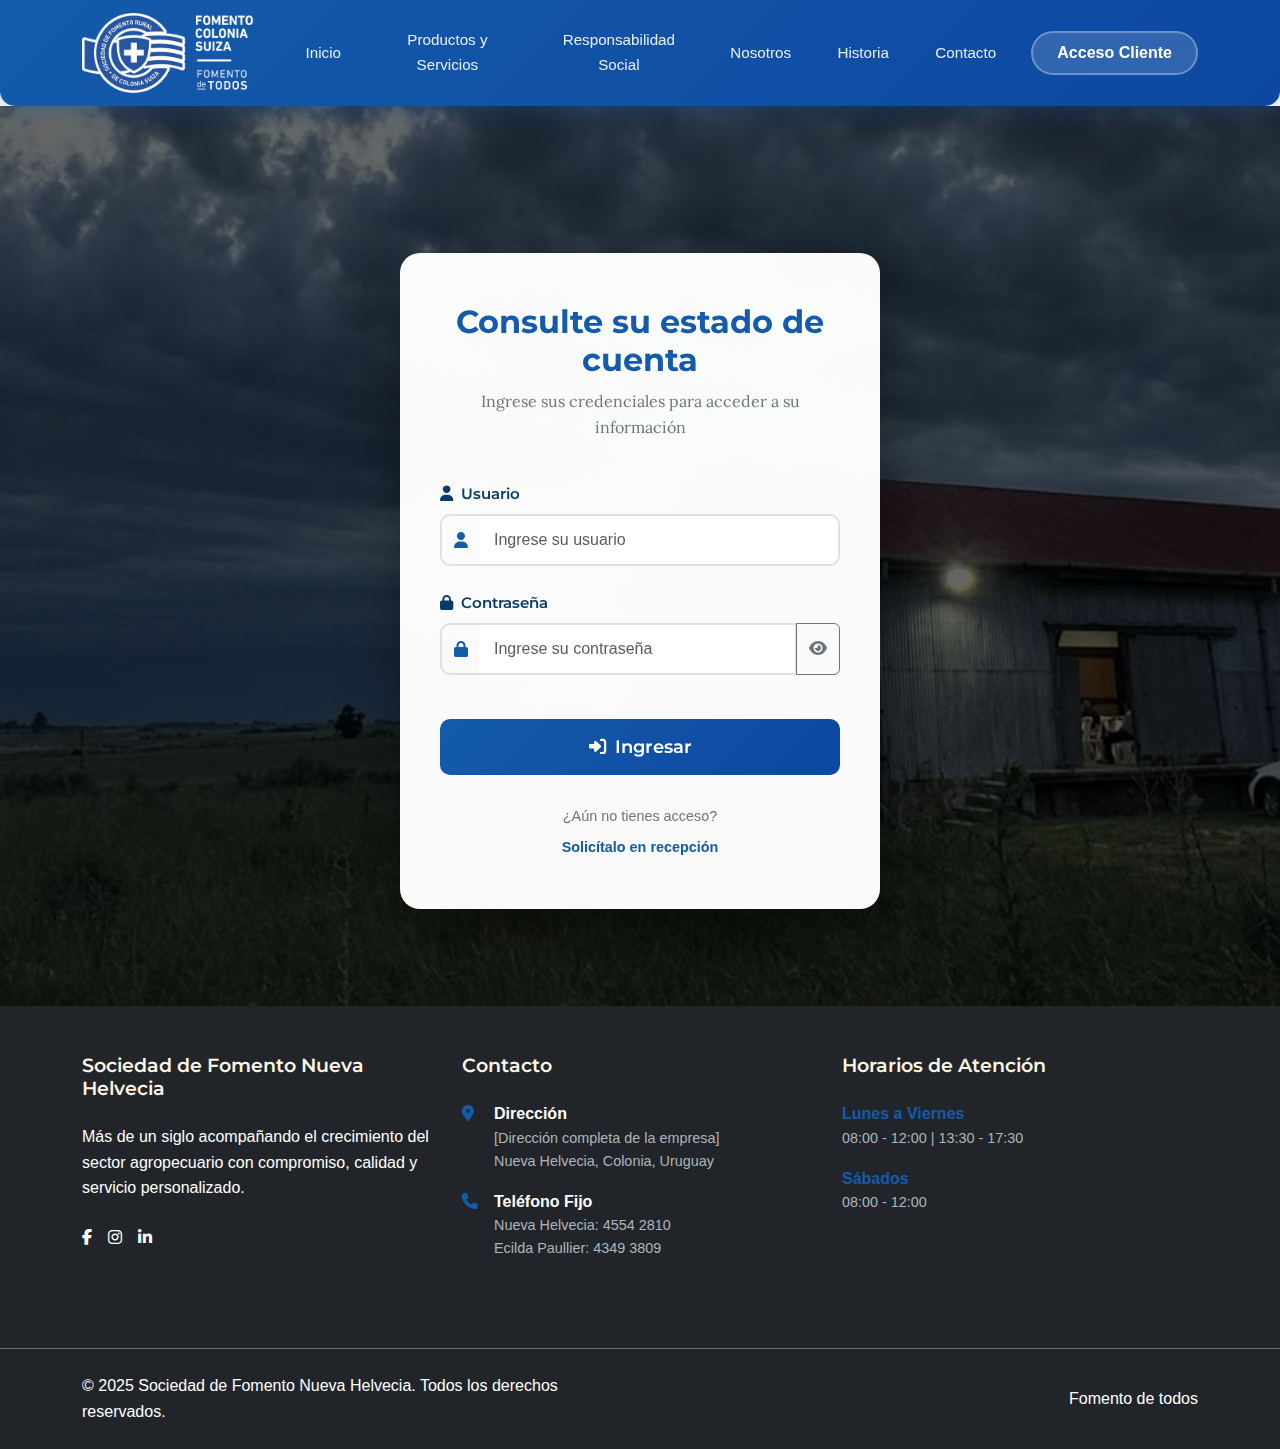
<file: agro/acceso-cliente.html>
<!DOCTYPE html>
<html lang="es">
<head>
    <meta charset="UTF-8">
    <meta name="viewport" content="width=device-width, initial-scale=1.0">
    <title>Acceso Cliente - Fomento de Todos</title>

    <link rel="preconnect" href="https://fonts.googleapis.com">
    <link rel="preconnect" href="https://fonts.gstatic.com" crossorigin>
    <link href="https://fonts.googleapis.com/css2?family=Montserrat:wght@400;500;600;700;800&family=Open+Sans:wght@300;400;500;600&family=Abril+Fatface&family=Lora:wght@400;500;600&display=swap" rel="stylesheet">
    <link rel="stylesheet" href="https://cdnjs.cloudflare.com/ajax/libs/font-awesome/6.4.0/css/all.min.css">
    <link href="https://cdn.jsdelivr.net/npm/bootstrap@5.3.0/dist/css/bootstrap.min.css" rel="stylesheet">
    <link rel="stylesheet" href="css/estilo.css">
    <link rel="stylesheet" href="css/animaciones.css">
</head>
<body>
<div id="BarraNavegacion"></div>

<main>
    <!-- Sección de Login -->
    <section class="login-section">
        <!-- Imagen de fondo -->
        <div class="login-background">
            <img src="complementos/imagenes/campo-recortada.jpg" alt="Instalaciones Fomento de Todos">
        </div>

        <!-- Overlay oscuro -->
        <div class="login-overlay"></div>

        <!-- Contenedor del formulario de login -->
        <div class="login-container" id="loginContainer">
            <div class="login-card">
                <h1 class="login-title">Consulte su estado de cuenta</h1>
                <p class="login-subtitle">Ingrese sus credenciales para acceder a su información</p>

                <!-- Alerta de error (oculta por defecto) -->
                <div id="alertError" class="alert alert-danger alert-custom" style="display: none;" role="alert">
                    <i class="fas fa-exclamation-circle me-2"></i>
                    <span id="errorMessage">Usuario o contraseña incorrectos</span>
                </div>

                <form id="loginForm">
                    <div class="mb-4">
                        <label for="usuario" class="form-label">
                            <i class="fas fa-user me-2"></i>Usuario
                        </label>
                        <div class="input-group">
                            <span class="input-group-text">
                                <i class="fas fa-user"></i>
                            </span>
                            <input
                                    type="text"
                                    class="form-control"
                                    id="usuario"
                                    placeholder="Ingrese su usuario"
                                    required
                                    autocomplete="username">
                        </div>
                    </div>

                    <div class="mb-4">
                        <label for="contrasena" class="form-label">
                            <i class="fas fa-lock me-2"></i>Contraseña
                        </label>
                        <div class="input-group">
                            <span class="input-group-text">
                                <i class="fas fa-lock"></i>
                            </span>
                            <input
                                    type="password"
                                    class="form-control"
                                    id="contrasena"
                                    placeholder="Ingrese su contraseña"
                                    required
                                    autocomplete="current-password">
                            <button class="btn btn-outline-secondary rounded-end" type="button" id="togglePassword">
                                <i class="fas fa-eye"></i>
                            </button>
                        </div>
                    </div>

                    <button type="submit" class="btn-login">
                        <i class="fas fa-sign-in-alt me-2"></i>Ingresar
                    </button>
                </form>

                <!-- Spinner de carga -->
                <div class="spinner-container" id="loadingSpinner">
                    <div class="spinner-border" role="status">
                        <span class="visually-hidden">Cargando...</span>
                    </div>
                    <p class="mt-3 text-muted">Verificando credenciales...</p>
                </div>

                <div class="login-footer">
                    <p class="mb-2">¿Aún no tienes acceso?</p>
                    <a href="contacto.html">Solicítalo en recepción</a>
                </div>
            </div>
        </div>

        <!-- Contenedor del estado de cuenta (oculto inicialmente) -->
        <div class="login-container estado-cuenta-container" id="estadoCuentaContainer">
            <div class="estado-cuenta-card">
                <!-- Información del cliente -->
                <div class="cliente-info" id="clienteInfo">
                    <h3><i class="fas fa-user-circle me-2"></i>Bienvenido/a</h3>
                    <p><strong>Cliente:</strong> <span id="clienteNombre">-</span></p>
                    <p><strong>Usuario:</strong> <span id="clienteUsuario">-</span></p>
                    <p><strong>Última actualización:</strong> <span id="fechaActualizacion">-</span></p>
                </div>

                <!-- Alerta de éxito -->
                <div class="alert alert-success alert-custom" role="alert">
                    <i class="fas fa-check-circle me-2"></i>
                    Su estado de cuenta está disponible para descargar
                </div>

                <!-- Preview del PDF -->
                <div class="pdf-preview">
                    <div class="pdf-icon">
                        <i class="fas fa-file-pdf"></i>
                    </div>
                    <h4 class="mb-3">Estado de Cuenta</h4>
                    <p class="text-muted mb-0">
                        <i class="fas fa-calendar-alt me-2"></i>
                        Documento generado el <span id="fechaGeneracion">-</span>
                    </p>
                    <p class="text-muted">
                        <i class="fas fa-file-alt me-2"></i>
                        Formato: PDF | Tamaño: ~250 KB
                    </p>
                </div>

                <!-- Botones de acción -->
                <div class="text-center d-flex flex-column flex-sm-row justify-content-center gap-3">
                    <button class="btn-download-custom" id="btnDescargar">
                        <i class="fas fa-download me-2"></i>Descargar Estado de Cuenta
                    </button>
                    <button class="btn-logout-custom" id="btnCerrarSesion">
                        <i class="fas fa-sign-out-alt me-2"></i>Cerrar Sesión
                    </button>
                </div>

                <!-- Información adicional -->
                <div class="mt-4 text-center">
                    <small class="text-muted">
                        <i class="fas fa-info-circle me-1"></i>
                        Si encuentra algún error en su estado de cuenta, por favor contáctenos
                    </small>
                </div>
            </div>
        </div>
    </section>
</main>

<!-- Footer -->
<footer class="bg-dark text-white">
    <div class="container py-5">
        <div class="row">
            <div class="col-lg-4 col-md-6 mb-4">
                <h5 class="mb-4">Sociedad de Fomento Nueva Helvecia</h5>
                <p class="mb-4">Más de un siglo acompañando el crecimiento del sector agropecuario con compromiso, calidad y servicio personalizado.</p>
                <div class="d-flex">
                    <a href="#" class="text-white me-3">
                        <i class="fab fa-facebook-f"></i>
                    </a>
                    <a href="#" class="text-white me-3">
                        <i class="fab fa-instagram"></i>
                    </a>
                    <a href="#" class="text-white">
                        <i class="fab fa-linkedin-in"></i>
                    </a>
                </div>
            </div>

            <div class="col-lg-4 col-md-6 mb-4">
                <h5 class="mb-4">Contacto</h5>
                <div class="contacto-item mb-3">
                    <div class="d-flex align-items-start">
                        <i class="fas fa-map-marker-alt me-3 mt-1"></i>
                        <div>
                            <strong>Dirección</strong>
                            <p class="mb-0">[Dirección completa de la empresa]</p>
                            <p class="mb-0">Nueva Helvecia, Colonia, Uruguay</p>
                        </div>
                    </div>
                </div>
                <div class="contacto-item mb-3">
                    <div class="d-flex align-items-start">
                        <i class="fas fa-phone me-3 mt-1"></i>
                        <div>
                            <strong>Teléfono Fijo</strong>
                            <p class="mb-0">Nueva Helvecia: 4554 2810</p>
                            <p class="mb-0">Ecilda Paullier: 4349 3809</p>
                        </div>
                    </div>
                </div>
            </div>

            <div class="col-lg-4 col-md-6 mb-4">
                <h5 class="mb-4">Horarios de Atención</h5>
                <div class="horario-item mb-3">
                    <strong>Lunes a Viernes</strong>
                    <p class="mb-1">08:00 - 12:00 | 13:30 - 17:30</p>
                </div>
                <div class="horario-item mb-3">
                    <strong>Sábados</strong>
                    <p class="mb-1">08:00 - 12:00</p>
                </div>
            </div>
        </div>
    </div>

    <div class="border-top border-secondary">
        <div class="container py-4">
            <div class="row align-items-center">
                <div class="col-md-6">
                    <p class="mb-0">&copy; 2025 Sociedad de Fomento Nueva Helvecia. Todos los derechos reservados.</p>
                </div>
                <div class="col-md-6 text-md-end">
                    <p class="mb-0">Fomento de todos</p>
                </div>
            </div>
        </div>
    </div>
</footer>

<!-- Botón de WhatsApp -->

<script src="https://cdn.jsdelivr.net/npm/bootstrap@5.3.0/dist/js/bootstrap.bundle.min.js"></script>
<script src="js/navegacion.js"></script>
<script src="js/main.js"></script>
<script src="js/whatsapp-config.js"></script>
<script src="js/acceso-cliente.js"></script>
</body>
</html>
</file>
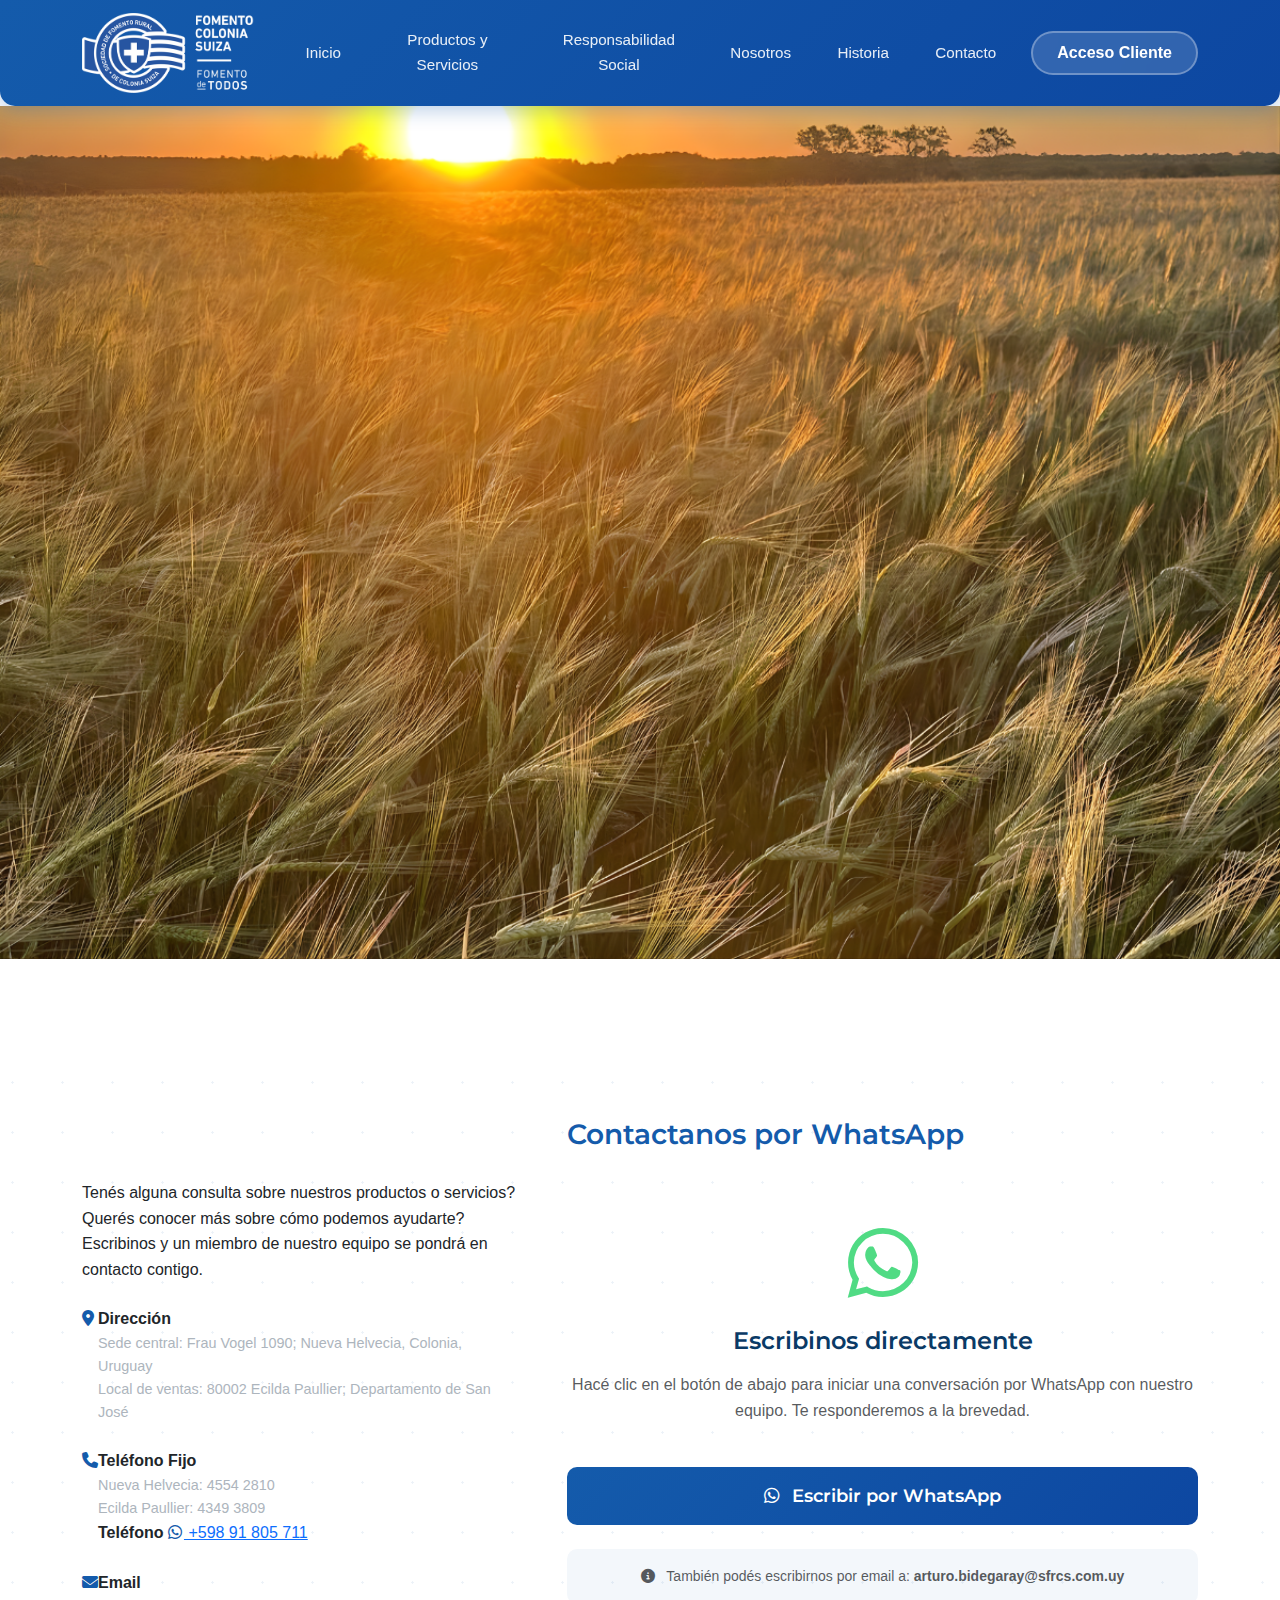
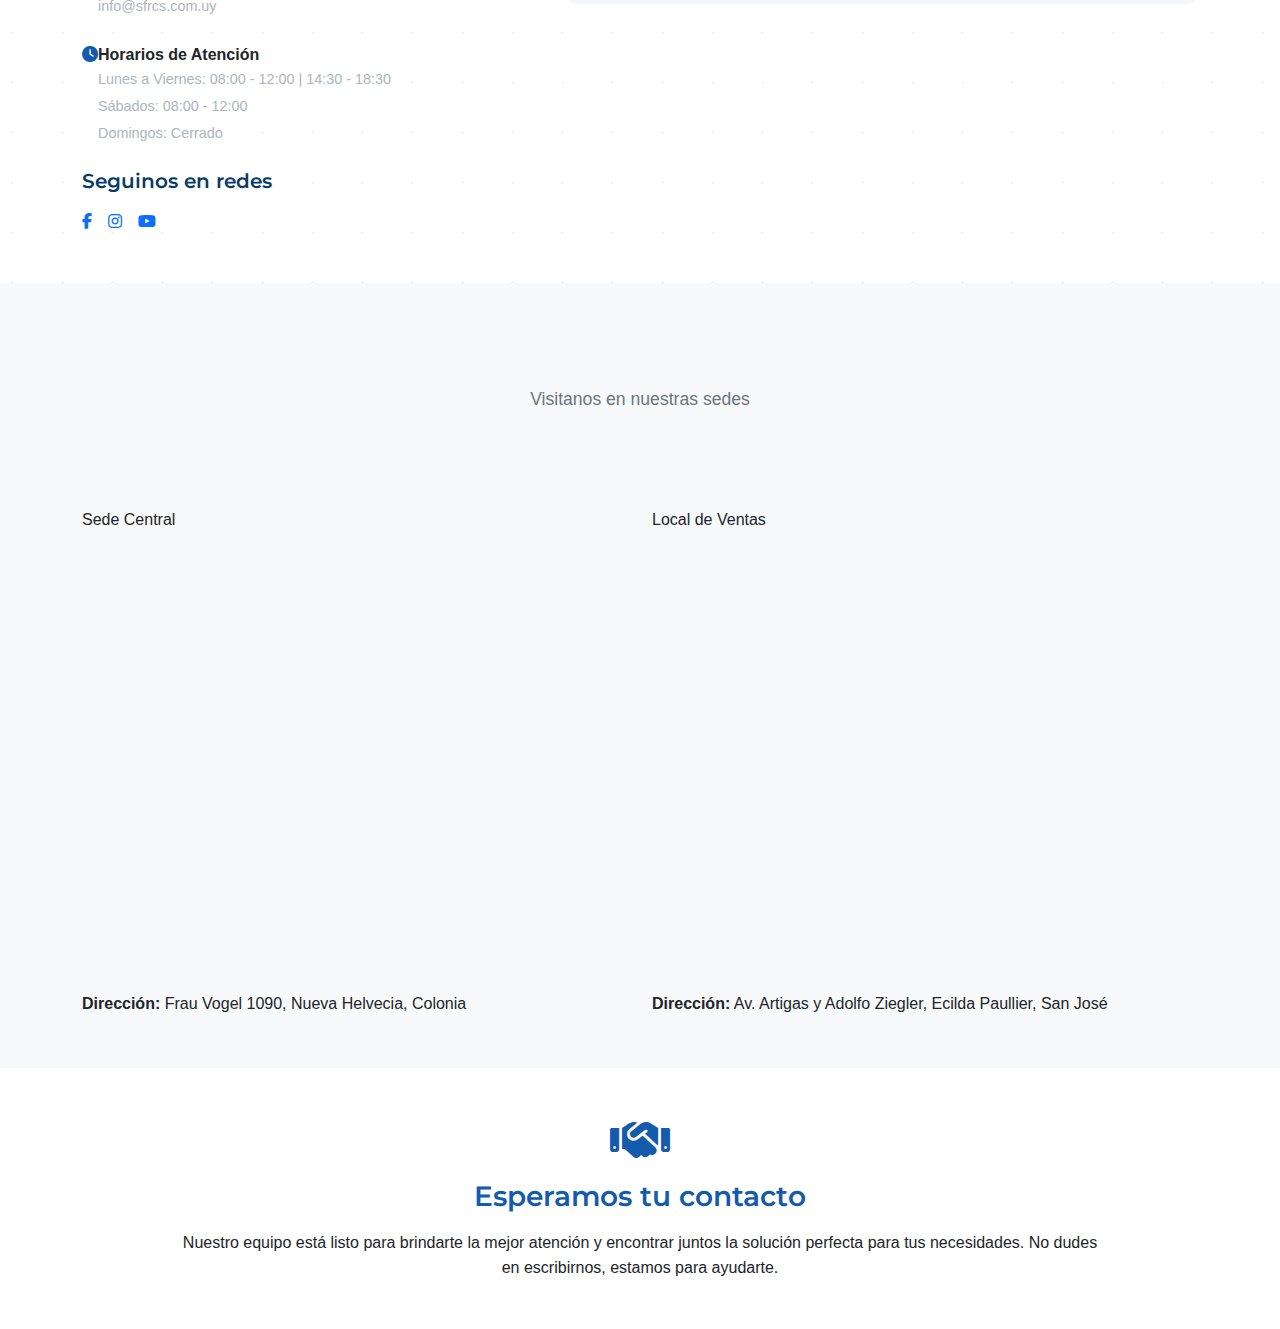
<file: agro/contacto.html>
<!DOCTYPE html>
<html lang="es">
<head>
    <meta charset="UTF-8">
    <meta name="viewport" content="width=device-width, initial-scale=1.0">
    <title>Contacto - Fomento de Todos</title>

    <link rel="preconnect" href="https://fonts.googleapis.com">
    <link rel="preconnect" href="https://fonts.gstatic.com" crossorigin>
    <link href="https://fonts.googleapis.com/css2?family=Montserrat:wght@400;500;600;700;800&family=Open+Sans:wght@300;400;500;600&family=Abril+Fatface&family=Lora:wght@400;500;600&display=swap" rel="stylesheet">
    <link rel="stylesheet" href="https://cdnjs.cloudflare.com/ajax/libs/font-awesome/6.4.0/css/all.min.css">
    <link href="https://cdn.jsdelivr.net/npm/bootstrap@5.3.0/dist/css/bootstrap.min.css" rel="stylesheet">
    <link rel="stylesheet" href="css/estilo.css">
    <link rel="stylesheet" href="css/animaciones.css">
</head>
<body>
<div id="BarraNavegacion"></div>

<main>
    <!-- Hero Section - Imagen de fondo como en "Nosotros" -->
    <section id="seccion-imagen-contacto" class="seccion-con-fondo">
        <div class="overlay-azul"></div>

        <!-- Imagen de fondo fija -->
        <div class="imagen-fondo-fija">
            <img src="complementos/imagenes/TrigoAtardecer.png" class="w-100" alt="Nuestro equipo de trabajo">
        </div>

        <!-- Contenido superpuesto -->
        <div class="contenido-carrusel">
            <div class="container">
                <div class="row">
                    <div class="col-lg-10 mx-auto text-center text-white">
                        <h2 class="titulo-carrusel mb-4">Contacto</h2>
                        <p class="lead subtitulo-carrusel">Estamos aquí para ayudarte. Comunicate con nosotros y te responderemos a la brevedad</p>
                    </div>
                </div>
            </div>
        </div>
    </section>

    <!-- Información de contacto -->
    <section class="py-5" id="bienvenida">
        <div class="container">
            <div class="row g-5">
                <!-- Columna izquierda: Información de contacto -->
                <div class="col-lg-5">
                    <div class="contacto-info-wrapper">
                        <h2 class="section-title mb-4">Hablemos</h2>
                        <p class="texto-responsabilidad mb-4">
                            Tenés alguna consulta sobre nuestros productos o servicios? Querés conocer más sobre cómo podemos ayudarte? Escribinos y un miembro de nuestro equipo se pondrá en contacto contigo.
                        </p>

                        <!-- Items de contacto -->
                        <div class="contacto-items-lista">
                            <div class="contacto-item mb-4">
                                <div class="d-flex align-items-start">
                                    <div class="contacto-item-icono">
                                        <i class="fas fa-map-marker-alt"></i>
                                    </div>
                                    <div>
                                        <strong>Dirección</strong>
                                        <p class="mb-0">Sede central: Frau Vogel 1090; Nueva Helvecia, Colonia, Uruguay</p>
                                        <p class="mb-0">Local de ventas: 80002 Ecilda Paullier; Departamento de San José</p>
                                    </div>
                                </div>
                            </div>

                            <div class="contacto-item mb-4">
                                <div class="d-flex align-items-start">
                                    <div class="contacto-item-icono">
                                        <i class="fas fa-phone"></i>
                                    </div>
                                    <div>

                                        <strong>Teléfono Fijo</strong>
                                        <p class="mb-0">Nueva Helvecia: 4554 2810</p>
                                        <p class="mb-0">Ecilda Paullier: 4349 3809</p>

                                        <strong>Teléfono</strong>
                                        <a href="https://wa.me/598918057111" class="contacto-link">
                                            <i class="fab fa-whatsapp"></i> +598 91 805 711

                                        </a>
                                    </div>
                                </div>
                            </div>

                            <div class="contacto-item mb-4">
                                <div class="d-flex align-items-start">
                                    <div class="contacto-item-icono">
                                        <i class="fas fa-envelope"></i>
                                    </div>
                                    <div>
                                        <strong>Email</strong>
                                        <p class="mb-0">info@sfrcs.com.uy</p>
                                    </div>
                                </div>
                            </div>

                            <div class="contacto-item mb-4">
                                <div class="d-flex align-items-start">
                                    <div class="contacto-item-icono">
                                        <i class="fas fa-clock"></i>
                                    </div>
                                    <div>
                                        <strong>Horarios de Atención</strong>
                                        <p class="mb-1">Lunes a Viernes: 08:00 - 12:00 | 14:30 - 18:30</p>
                                        <p class="mb-1">Sábados: 08:00 - 12:00</p>
                                        <p class="mb-0">Domingos: Cerrado</p>
                                    </div>
                                </div>
                            </div>
                        </div>

                        <!-- Redes sociales -->
                        <div class="contacto-redes-sociales mt-4">
                            <h5 class="mb-3" style="color: var(--color-azul-oscuro); font-weight: 600;">Seguinos en redes</h5>
                            <div class="d-flex gap-3">
                                <a href="https://www.facebook.com/FomentoColoniaSuiza" class="red-social-btn">
                                    <i class="fab fa-facebook-f"></i>
                                </a>
                                <a href="https://www.instagram.com/fomento_coloniasuizaagro" class="red-social-btn">
                                    <i class="fab fa-instagram"></i>
                                </a>
                                <!-- Nuevo icono de YouTube -->
                                <a href="https://www.youtube.com/@SociedadFomemto" class="red-social-btn">
                                    <i class="fab fa-youtube"></i>
                                </a>
                            </div>
                        </div>
                    </div>
                </div>

                <!-- Columna derecha: Botón de contacto por WhatsApp -->
                <div class="col-lg-7">
                    <div class="formulario-contacto-card">
                        <h3 class="formulario-titulo mb-4">Contactanos por WhatsApp</h3>

                        <div class="text-center py-5">
                            <div class="mb-4">
                                <i class="fab fa-whatsapp" style="font-size: 5rem; color: #25D366; opacity: 0.8;"></i>
                            </div>

                            <h4 class="mb-3" style="color: var(--color-azul-oscuro);">Escribinos directamente</h4>
                            <p class="mb-4 text-muted">
                                Hacé clic en el botón de abajo para iniciar una conversación por WhatsApp con nuestro equipo.
                                Te responderemos a la brevedad.
                            </p>

                            <a href="https://wa.me/598918057111"
                               class="btn-login"
                               style="display: inline-block; text-decoration: none; padding: 15px 40px; background-color: #25D366; border-color: #25D366;">
                                <i class="fab fa-whatsapp me-2"></i>
                                Escribir por WhatsApp
                            </a>

                            <div class="mt-4 p-3" style="background: rgba(20, 91, 171, 0.05); border-radius: 10px;">
                                <p class="mb-0 small text-muted">
                                    <i class="fas fa-info-circle me-2"></i>
                                    También podés escribirnos por email a: <strong>arturo.bidegaray@sfrcs.com.uy</strong>
                                </p>
                            </div>
                        </div>
                    </div>
                </div>
            </div>
        </div>
    </section>

    <!-- Sección de mapas -->
    <section class="py-5 bg-light">
        <div class="container">
            <div class="text-center mb-5">
                <h2 class="section-title">Dónde encontrarnos</h2>
                <p class="section-subtitle">Visitanos en nuestras sedes</p>
            </div>

            <div class="row g-4">
                <!-- Mapa Nueva Helvecia -->
                <div class="col-lg-6">
                    <div class="ubicacion-card">
                        <div class="ubicacion-header">
                            <h2><i class="fas fa-map-marker-alt me-2"></i>Nueva Helvecia</h2>
                            <p class="mb-0">Sede Central</p>
                        </div>
                        <div class="mapa-container">
                            <iframe src="https://www.google.com/maps/embed?pb=!1m18!1m12!1m3!1d2571.000099037139!2d-57.235261025231544!3d-34.29000994099688!2m3!1f0!2f0!3f0!3m2!1i1024!2i768!4f13.1!3m3!1m2!1s0x95a3c11ccb100d6d%3A0x3bd709b9772c4982!2sFrau%20Vogel%201090%2C%2070300%20Nueva%20Helvecia%2C%20Departamento%20de%20Colonia!5e1!3m2!1ses!2suy!4v1766434796336!5m2!1ses!2suy" width="600" height="450" style="border:0;" allowfullscreen="" loading="lazy" referrerpolicy="no-referrer-when-downgrade"></iframe>
                        </div>
                        <div class="ubicacion-info">
                            <p class="mb-1"><strong>Dirección:</strong> Frau Vogel 1090, Nueva Helvecia, Colonia</p>
                        </div>
                    </div>
                </div>

                <!-- Mapa Ecilda Paullier -->
                <div class="col-lg-6">
                    <div class="ubicacion-card">
                        <div class="ubicacion-header">
                            <h2><i class="fas fa-map-marker-alt me-2"></i>Ecilda Paullier</h2>
                            <p class="mb-0">Local de Ventas</p>
                        </div>
                        <div class="mapa-container">
                            <!-- Reemplazar con coordenadas reales de Ecilda Paullier -->
                            <iframe src="https://www.google.com/maps/embed?pb=!1m18!1m12!1m3!1d5137.742681181685!2d-57.048148288083404!3d-34.3595189789575!2m3!1f0!2f0!3f0!3m2!1i1024!2i768!4f13.1!3m3!1m2!1s0x95a3d1ee9eb5d7af%3A0xb186ba275a147c8f!2sSociedad%20de%20Fomento%20Rural%20Colonia%20Suiza!5e1!3m2!1ses!2suy!4v1766434740425!5m2!1ses!2suy" width="600" height="450" style="border:0;" allowfullscreen="" loading="lazy" referrerpolicy="no-referrer-when-downgrade"></iframe>
                        </div>
                        <div class="ubicacion-info">
                            <p class="mb-1"><strong>Dirección:</strong> Av. Artigas y Adolfo Ziegler, Ecilda Paullier, San José</p>
                        </div>
                    </div>
                </div>
            </div>
        </div>
    </section>

    <!-- CTA Final -->
    <section class="py-5 bg-white">
        <div class="container">
            <div class="row">
                <div class="col-lg-10 mx-auto">
                    <div class="destacado text-center">
                        <i class="fas fa-handshake" style="font-size: 3rem; color: var(--color-secundario); margin-bottom: 1rem;"></i>
                        <h3 style="color: var(--color-secundario); margin-bottom: 1rem;">Esperamos tu contacto</h3>
                        <p class="mb-0">Nuestro equipo está listo para brindarte la mejor atención y encontrar juntos la solución perfecta para tus necesidades. No dudes en escribirnos, estamos para ayudarte.</p>
                    </div>
                </div>
            </div>
        </div>
    </section>
</main>

<!-- Footer Container -->
<div id="FooterContainer"></div>

<script src="https://cdn.jsdelivr.net/npm/bootstrap@5.3.0/dist/js/bootstrap.bundle.min.js"></script>
<script src="js/navegacion.js"></script>
<script src="js/animaciones.js"></script>
<script src="js/whatsapp-config.js"></script>
<script src="js/main.js"></script>
</body>
</html>
</file>
<file: agro/css/estilo.css>
:root {
    --color-primario: #FDF5E6;
    --color-secundario: #145bab;
    --color-detalle: #00291F;
    --navbar-height: 0px; /* se establece desde JS */
    --color-azul-oscuro: #0a3a66; /* tono oscuro de azul para títulos y acentos */
    --color-gris-medio: #6c757d;  /* gris medio para subtítulos y textos secundarios */
}


/* Reset básico */
html, body {
    margin: 0;
    padding: 0;
}
@import url('https://fonts.googleapis.com/css2?family=Inter:wght@300;400;500;600;700&family=Montserrat:wght@400;500;600;700&display=swap');

/* Aplicar a tu CSS existente */
body {
    font-family: 'Inter', sans-serif;
    font-weight: 400;
    line-height: 1.6;
}

h1, h3, h4, h5, h6,
.navbar-moderna .nav-link,
.btn-acceso {
    font-family: 'Montserrat', sans-serif;
    font-weight: 600;
    color: var(--color-secundario);
}

.hero-section h1 {
    font-weight: 700;
}

.card-title, .feature-title {
    font-family: 'Montserrat', sans-serif;
    font-weight: 600;
    color: var(--color-secundario);
}

/* Fondo de semillas - VERSIÓN MÁS VISIBLE */
#bienvenida {
    background-image:
            radial-gradient(circle at 25% 25%, #145bab0a 2%, transparent 2.5%),
            radial-gradient(circle at 75% 75%, #145bab0a 2%, transparent 2.5%);
    background-size: 50px 50px;
    background-position: 0 0, 25px 25px;
}

/* Navbar Moderno y Minimalista */
.navbar-moderna {
    position: fixed; /* fijar en la parte superior */
    top: 0;
    left: 0;
    right: 0;
    width: 100%;
    background: linear-gradient(135deg, #145bab 0%, #0d47a1 100%) !important;
    border-radius: 0 0 15px 15px;
    box-shadow: 0 4px 20px rgba(20, 91, 171, 0.3);
    padding: 0.8rem 0;
    transition: all 0.3s ease;
    z-index: 1060; /* por encima del resto */
}

/* Asegurar que el collapse del navbar quede por encima del contenido en móvil */
.navbar-moderna .navbar-collapse {
    z-index: 1065;
    position: relative;
}

.navbar-moderna .container {
    display: flex;
    align-items: center;
    justify-content: space-between;
}

/* Logo */
.navbar-moderna .navbar-brand {
    padding: 0;
    margin-right: 2rem;
}

.navbar-moderna .navbar-brand img {
    transition: transform 0.3s ease;
}

.navbar-moderna .navbar-brand:hover img {
    transform: scale(1.05);
}

/* Enlaces centrados */
.nav-centrados {
    display: flex;
    align-items: center;
    gap: 0.5rem;
}

.navbar-moderna .nav-link {
    color: rgba(255, 255, 255, 0.9) !important;
    font-weight: 500;
    font-family: 'Segoe UI', Tahoma, Geneva, Verdana, sans-serif;
    font-size: 0.95rem;
    padding: 0.5rem 1rem !important;
    margin: 0 0.2rem;
    border-radius: 8px;
    transition: all 0.3s ease;
    position: relative;
    text-align: center;
}

.navbar-moderna .nav-link:hover {
    color: #ffffff !important;
    background: rgba(255, 255, 255, 0.1);
    transform: translateY(-1px);
}

/* Enlace activo */
.navbar-moderna .nav-link.active {
    color: #ffffff !important;
    font-weight: 600;
}

.navbar-moderna .nav-link.active::after {
    content: '';
    position: absolute;
    bottom: -2px;
    left: 50%;
    transform: translateX(-50%);
    width: 70%;
    height: 3px;
    background: #ffffff;
    border-radius: 2px;
    animation: slideIn 0.3s ease;
}

@keyframes slideIn {
    from {
        width: 0;
    }
    to {
        width: 70%;
    }
}

/* Botón Acceso Cliente */
.btn-acceso {
    background: rgba(255, 255, 255, 0.15);
    color: #ffffff !important;
    border: 2px solid rgba(255, 255, 255, 0.3);
    border-radius: 25px;
    padding: 0.5rem 1.5rem;
    font-weight: 600;
    font-family: 'Segoe UI', Tahoma, Geneva, Verdana, sans-serif;
    transition: all 0.3s ease;
    backdrop-filter: blur(10px);
    white-space: nowrap;
}

.btn-acceso:hover {
    background: rgba(255, 255, 255, 0.25);
    border-color: rgba(255, 255, 255, 0.5);
    color: #ffffff !important;
    transform: translateY(-2px);
    box-shadow: 0 6px 15px rgba(255, 255, 255, 0.2);
}

/* Botón hamburguesa personalizado */
.navbar-moderna .navbar-toggler {
    border: 1px solid rgba(255, 255, 255, 0.3);
    padding: 0.25rem 0.5rem;
}

.navbar-moderna .navbar-toggler:focus {
    box-shadow: 0 0 0 2px rgba(255, 255, 255, 0.5);
}

.navbar-moderna .navbar-toggler-icon {
    background-image: url("data:image/svg+xml,%3csvg xmlns='http://www.w3.org/2000/svg' viewBox='0 0 30 30'%3e%3cpath stroke='rgba%28255, 255, 255, 0.8%29' stroke-linecap='round' stroke-miterlimit='10' stroke-width='2' d='M4 7h22M4 15h22M4 23h22'/%3e%3c/svg%3e");
}

/* Responsive */
@media (max-width: 991.98px) {
    .navbar-moderna {
        border-radius: 0 0 10px 10px;
        padding: 0.6rem 0;
    }

    .nav-centrados {
        gap: 0;
        margin: 1rem 0;
    }

    .navbar-moderna .nav-link {
        padding: 0.75rem 1rem !important;
        margin: 0.1rem 0;
        text-align: left;
        border-radius: 5px;
    }

    /* Indicador en móvil: mantener una línea horizontal debajo para no tapar el texto */
    .navbar-moderna .nav-link.active::after {
        left: 50%;
        bottom: -2px;
        top: auto;
        transform: translateX(-50%);
        width: 70%;
        height: 3px;
    }

    .btn-acceso {
        margin: 0.5rem 0;
        width: 100%;
        text-align: center;
    }

    /* Asegurar que el collapse del navbar quede por encima del contenido en móvil */
    .navbar-moderna .navbar-collapse {
        z-index: 1065;
        position: relative;
    }

    .navbar-collapse {
        background: rgba(13, 71, 161, 0.95);
        border-radius: 10px;
        margin-top: 0.5rem;
        padding: 1rem;
        backdrop-filter: blur(10px);
    }
}

@media (max-width: 576px) {
    .navbar-moderna .navbar-brand img {
        height: 35px;
    }

    .navbar-moderna .nav-link {
        font-size: 0.9rem;
        padding: 0.6rem 0.8rem !important;
    }
}

/* Asegurar que el navbar esté por encima del contenido */
.navbar-moderna {
    z-index: 1030;
}

/* Espaciado para el contenido debajo del navbar fixed */
section {
    scroll-margin-top: var(--navbar-height);
}

.btn-outline-primary {
    border-color: var(--color-secundario);
    color: var(--color-secundario);
}

.btn-outline-primary:hover {
    background-color: var(--color-secundario);
    color: white;
}

.card {
    border: none;
    box-shadow: 0 4px 6px rgba(0, 0, 0, 0.1);
    transition: transform 0.3s ease;
}

.card:hover {
    transform: translateY(-5px);
}

.whatsapp-float {
    position: fixed;
    width: 60px;
    height: 60px;
    bottom: 40px;
    right: 40px;
    background-color: #25d366;
    color: #FFF;
    border-radius: 50px;
    text-align: center;
    box-shadow: 2px 2px 3px #999;
    z-index: 100;
    display: flex;
    align-items: center;
    justify-content: center;
    text-decoration: none;
}

.whatsapp-float:hover {
    background-color: #128C7E;
    color: white;
}


.hero-section-productos {
    background: linear-gradient(135deg, var(--color-secundario) 0%, #0d47a1 100%);
    padding: 120px 0 80px;
    margin-top: 0;
}

/* Títulos de sección */
.section-title {
    color: var(--color-secundario);
    font-weight: 700;
    margin-bottom: 1rem;
    position: relative;
}

.section-title::after {
    content: '';
    position: absolute;
    bottom: -10px;
    left: 50%;
    transform: translateX(-50%);
    width: 80px;
    height: 3px;
    background: var(--color-detalle);
}

.section-subtitle {
    color: var(--color-gris-medio);
    font-size: 1.1rem;
}

/* Estilos para productos */
.producto-item {
    opacity: 0;
    transform: translateY(30px);
    animation: aparecer 0.6s ease forwards;
}

.producto-titulo {
    color: var(--color-secundario);
    font-weight: 600;
    margin-bottom: 1rem;
}

.producto-descripcion {
    color: var(--color-gris-medio);
    font-size: 1.1rem;
    line-height: 1.6;
    margin-bottom: 1.5rem;
}

.producto-lista {
    list-style: none;
    padding: 0;
}

.producto-lista li {
    padding: 0.5rem 0;
    padding-left: 1.5rem;
    position: relative;
    color: var(--color-azul-oscuro);
}

.producto-lista li::before {
    content: '✓';
    position: absolute;
    left: 0;
    color: var(--color-secundario);
    font-weight: bold;
}

/* Estilos para servicios */
.servicio-item {
    opacity: 0;
    transform: translateY(30px);
    animation: aparecer 0.6s ease forwards;
}

.servicio-item:nth-child(1) { animation-delay: 0.1s; }
.servicio-item:nth-child(2) { animation-delay: 0.2s; }
.servicio-item:nth-child(3) { animation-delay: 0.3s; }
.servicio-item:nth-child(4) { animation-delay: 0.4s; }
.servicio-item:nth-child(5) { animation-delay: 0.5s; }
.servicio-item:nth-child(6) { animation-delay: 0.6s; }

.card-icon {
    font-size: 3rem;
    color: var(--color-secundario);
    margin: 1.5rem 0;
}

.servicio-caracteristicas {
    list-style: none;
    padding: 0;
    text-align: left;
}

.servicio-caracteristicas li {
    padding: 0.3rem 0;
    padding-left: 1.5rem;
    position: relative;
    color: var(--color-gris-medio);
}

.servicio-caracteristicas li::before {
    content: '•';
    position: absolute;
    left: 0.5rem;
    color: var(--color-secundario);
    font-weight: bold;
}

/* Estilos para beneficios */
.beneficio-item {
    opacity: 0;
    transform: translateY(20px);
    animation: aparecer 0.5s ease forwards;
}

.beneficio-item:nth-child(1) { animation-delay: 0.1s; }
.beneficio-item:nth-child(2) { animation-delay: 0.2s; }
.beneficio-item:nth-child(3) { animation-delay: 0.3s; }
.beneficio-item:nth-child(4) { animation-delay: 0.4s; }

.beneficio-icon {
    font-size: 2.5rem;
    color: var(--color-secundario);
    margin-bottom: 1rem;
}

.beneficio-item h5 {
    color: var(--color-azul-oscuro);
    font-weight: 600;
    margin-bottom: 0.5rem;
}

.beneficio-item p {
    color: var(--color-gris-medio);
    font-size: 0.9rem;
}

/* Responsive */
@media (max-width: 768px) {
    .hero-section-productos {
        padding: 100px 0 60px;
    }

    .producto-item,
    .producto-item.flex-md-row-reverse {
        text-align: center;
    }

    .producto-item .col-md-6:first-child {
        margin-bottom: 2rem;
    }

    .servicio-caracteristicas {
        text-align: center;
    }
}

/* Animaciones mejoradas */
@keyframes aparecer {
    to {
        opacity: 1;
        transform: translateY(0);
    }
}

/* Codigo para la parte superior de la pagina inicial */

.hero-section {
    position: relative;
    height: 100vh;
    overflow: hidden;
    margin-top: 0;
}

/* Capa oscura encima del video */
.hero-overlay {
    position: absolute;
    top: 0;
    left: 0;
    width: 100%;
    height: 100%;
    background: rgba(0, 0, 0, 0.45);
    z-index: 2;
}

/* Texto centrado */
.hero-content {
    position: absolute;
    top: 50%;
    left: 50%;
    transform: translate(-50%, -50%);
    z-index: 3;
    color: white;
    text-align: center;
    width: 90%;
    max-width: 900px;
}

.hero-title {
    font-size: 3.2rem;
    font-weight: 700;
    text-shadow: 0 3px 10px rgba(0,0,0,0.7);
    font-family: 'Abril Fatface', cursive;
    margin-bottom: 1rem;
}

.hero-subtitle {
    font-size: 1.4rem;
    margin-bottom: 25px;
    font-weight: 500;
    font-family: 'Lora', serif;
    text-shadow: 0 2px 8px rgba(0,0,0,0.6);
}

/* Botón estilo profesional */
.hero-btn {
    padding: 12px 28px;
    border-radius: 50px;
    font-size: 1.2rem;
    font-weight: 600;
    background: var(--color-secundario);
    border: 2px solid var(--color-secundario);
    transition: all 0.3s ease;
}

.hero-btn:hover {
    background: transparent;
    border-color: white;
    transform: translateY(-2px);
    box-shadow: 0 6px 20px rgba(255,255,255,0.2);
}

@media (max-width: 768px) {
    .hero-title {
        font-size: 2.8rem;
        letter-spacing: 0.5px;
    }
}

@media (max-width: 576px) {
    .hero-title {
        font-size: 2.2rem;
    }
}

/* Video en el hero */
.video-hero {
    position: absolute;
    top: 0;
    left: 0;
    width: 100%;
    height: 100%;
    z-index: 1;
}

.video-hero video {
    width: 100%;
    height: 100%;
    object-fit: cover;
}

/* Sección Carrusel como background */
#seccion-carrusel-montana {
    position: relative;
    padding: 100px 0;
    color: white;
    z-index: 1;
    overflow: hidden;
    height: 300px; /* Altura fija para la sección */
}

/* Sombra azulada */
#seccion-carrusel-montana .overlay-azul {
    position: absolute;
    top: 0;
    left: 0;
    width: 100%;
    height: 100%;
    background: rgba(20, 91, 171, 0.7); /* azul de tu marca con transparencia */
    backdrop-filter: brightness(0.8);
    z-index: 1;
}

/* Contenido */
#seccion-carrusel-montana .contenido-carrusel {
    position: relative;
    z-index: 2;
}

/* Carrusel como background - posición absoluta */
#seccion-carrusel-montana .carousel {
    position: absolute;
    top: 0;
    left: 0;
    width: 100%;
    height: 100%;
    z-index: 0;
}

#seccion-carrusel-montana .carousel-inner,
#seccion-carrusel-montana .carousel-item {
    height: 100%;
}

#seccion-carrusel-montana .carousel-item img {
    width: 100%;
    height: 100%;
    object-fit: cover;
}

/* Responsive */
@media (max-width: 768px) {
    #seccion-carrusel-montana {
        height: 500px;
        padding: 80px 0;
    }

    #seccion-carrusel-montana .titulo-carrusel {
        font-size: 2rem;
    }
}

@media (max-width: 576px) {
    #seccion-carrusel-montana {
        height: 400px;
        padding: 60px 0;
    }

    #seccion-carrusel-montana .titulo-carrusel {
        font-size: 1.6rem;
    }
}


/*  CARRUSEL  */
.carrusel-ciclico-container {
    position: relative;
    max-width: 1200px;
    margin: 0 auto;
    padding: 0 80px;
    overflow: hidden; /* Añadir esto */
}

.carrusel-ciclico {
    display: flex;
    gap: 25px;
    transition: transform 0.6s ease-in-out;
    padding: 20px 0;
    width: max-content; /* Añadir esto para que funcione el transform */
}

.tarjeta-categoria {
    flex: 0 0 280px;
    height: 350px;
    background: white;
    border-radius: 18px;
    overflow: hidden;
    box-shadow: 0 6px 20px rgba(0, 0, 0, 0.1);
    transition: all 0.3s ease;
    border: 2px solid transparent;
    opacity: 0.7;
    transform: scale(0.9);
    /* Añadir esto para asegurar que las tarjetas no se encimen */
    flex-shrink: 0;
}

.tarjeta-categoria.activa {
    opacity: 1;
    transform: scale(1);
}

.tarjeta-categoria:hover {
    transform: translateY(-5px) scale(1.02);
    box-shadow: 0 12px 30px rgba(20, 91, 171, 0.2);
    border-color: var(--color-secundario);
}

.tarjeta-categoria img {
    width: 100%;
    height: 60%;
    object-fit: cover;
    transition: transform 0.4s ease;
}

.tarjeta-categoria:hover img {
    transform: scale(1.05);
}

.contenido-tarjeta {
    padding: 25px 20px;
    background: white;
    height: 40%;
    display: flex;
    flex-direction: column;
    justify-content: center;
    gap: 12px;
}

.contenido-tarjeta h3 {
    font-family: 'Montserrat', sans-serif;
    font-weight: 700;
    color: var(--color-secundario);
    font-size: 1.3rem;
    text-align: center;
    line-height: 1.3;
    margin: 0;
}

.contenido-tarjeta p {
    font-family: 'Lora', serif;
    color: var(--color-gris-medio);
    font-size: 0.95rem;
    text-align: center;
    line-height: 1.5;
    margin: 0;
}

/* Flechas de navegación */
.flecha-carrusel {
    position: absolute;
    top: 50%;
    transform: translateY(-50%);
    background: rgba(255, 255, 255, 0.95);
    border: 2px solid var(--color-secundario);
    width: 50px;
    height: 50px;
    border-radius: 50%;
    display: flex;
    align-items: center;
    justify-content: center;
    cursor: pointer;
    z-index: 10;
    transition: all 0.3s ease;
    font-size: 1.2rem;
    color: var(--color-secundario);
}

.flecha-carrusel:hover {
    background: var(--color-secundario);
    color: white;
    transform: translateY(-50%) scale(1.1);
}

.flecha-izquierda {
    left: 10px;
}

.flecha-derecha {
    right: 10px;
}

/* Indicadores de posición */
.indicadores-carrusel {
    display: flex;
    justify-content: center;
    gap: 10px;
    margin-top: 30px;
}

.indicador {
    width: 12px;
    height: 12px;
    border-radius: 50%;
    background: #ccc;
    cursor: pointer;
    transition: all 0.3s ease;
}

.indicador.activo {
    background: var(--color-secundario);
    transform: scale(1.2);
}

.indicador:hover {
    background: var(--color-secundario);
}

/* Responsive */
@media (max-width: 768px) {
    .carrusel-ciclico-container {
        padding: 0 60px;
    }

    .tarjeta-categoria {
        flex: 0 0 240px;
        height: 320px;
    }

    .contenido-tarjeta {
        padding: 20px 15px;
        gap: 10px;
    }

    .contenido-tarjeta h3 {
        font-size: 1.2rem;
    }

    .contenido-tarjeta p {
        font-size: 0.9rem;
    }

    .flecha-carrusel {
        width: 40px;
        height: 40px;
    }
}

@media (max-width: 576px) {
    .carrusel-ciclico-container {
        padding: 0 40px;
    }

    .tarjeta-categoria {
        flex: 0 0 200px;
        height: 280px;
    }

    .contenido-tarjeta {
        padding: 15px 12px;
        gap: 8px;
    }

    .contenido-tarjeta h3 {
        font-size: 1.1rem;
    }

    .contenido-tarjeta p {
        font-size: 0.85rem;
    }

    #carrusel-categorias {
        padding: 60px 0;
    }

    .flecha-carrusel {
        width: 35px;
        height: 35px;
        font-size: 1rem;
    }
}

/* Estilos para el footer */
footer h5 {
    color: var(--color-primario);
    font-family: 'Montserrat', sans-serif;
    font-weight: 600;
    font-size: 1.2rem;
}

footer h6 {
    color: var(--color-primario);
    font-family: 'Montserrat', sans-serif;
    font-weight: 500;
}

.contacto-item i,
.horario-item strong {
    color: var(--color-secundario);
}

.contacto-item p,
.horario-item p {
    color: #adb5bd;
    font-size: 0.9rem;
}

.contacto-item .fas,
.contacto-item .fab {
    width: 16px;
}

/* Efectos hover para enlaces sociales */
footer a:hover {
    color: var(--color-secundario) !important;
    transition: color 0.3s ease;
}

/* Enlaces rápidos */
footer .text-white-50:hover {
    color: var(--color-secundario) !important;
}

/* Responsive para el footer */
@media (max-width: 768px) {
    footer .container {
        text-align: center;
    }

    .contacto-item .d-flex,
    .horario-item {
        justify-content: center;
        text-align: center;
    }

    footer .d-flex.flex-wrap {
        justify-content: center;
    }
}

.contacto-item .fas {
    margin-top: 0.2rem;
}
/* Fin footer */


/* Acceso al cliente */
/* Estilos específicos para la página de acceso cliente */

/* Variables específicas */

/* Sección principal */
.login-section {
    position: relative;
    min-height: 100vh;
    display: flex;
    align-items: center;
    justify-content: center;
    overflow: hidden;
    padding: 100px 20px 50px;
}

/* Imagen de fondo */
.login-background {
    position: absolute;
    top: 0;
    left: 0;
    width: 100%;
    height: 100%;
    z-index: 1;
}

.login-background img {
    width: 100%;
    height: 100%;
    object-fit: cover;
}

/* Overlay oscuro */
.login-overlay {
    position: absolute;
    top: 0;
    left: 0;
    width: 100%;
    height: 100%;
    background: rgba(0, 0, 0, 0.6);
    z-index: 2;
}

/* Contenedor del formulario */
.login-container {
    position: relative;
    z-index: 3;
    max-width: 480px;
    width: 100%;
}

.login-card {
    background: rgba(255, 255, 255, 0.98);
    border-radius: 20px;
    padding: 50px 40px;
    box-shadow: 0 20px 60px rgba(0, 0, 0, 0.4);
    backdrop-filter: blur(10px);
}

.login-title {
    font-family: 'Montserrat', sans-serif;
    font-weight: 700;
    color: var(--color-secundario);
    font-size: 2rem;
    margin-bottom: 10px;
    text-align: center;
}

.login-subtitle {
    font-family: 'Lora', serif;
    color: var(--color-gris-medio);
    font-size: 1rem;
    margin-bottom: 40px;
    text-align: center;
}

/* Formulario */
.form-label {
    font-family: 'Montserrat', sans-serif;
    font-weight: 600;
    color: var(--color-azul-oscuro);
    font-size: 0.95rem;
    margin-bottom: 8px;
}

.form-control {
    border: 2px solid #e0e0e0;
    border-radius: 10px;
    padding: 12px 15px;
    font-size: 1rem;
    transition: all 0.3s ease;
}

.form-control:focus {
    border-color: var(--color-secundario);
    box-shadow: 0 0 0 0.2rem rgba(20, 91, 171, 0.15);
}

.input-group-text {
    background: transparent;
    border: 2px solid #e0e0e0;
    border-right: none;
    border-radius: 10px 0 0 10px;
    color: var(--color-secundario);
}

.input-group .form-control {
    border-left: none;
    border-radius: 0 10px 10px 0;
}

.input-group:focus-within .input-group-text {
    border-color: var(--color-secundario);
}

/* Botones */
.btn-login {
    background: linear-gradient(135deg, var(--color-secundario) 0%, #0d47a1 100%);
    border: none;
    border-radius: 10px;
    padding: 14px;
    font-family: 'Montserrat', sans-serif;
    font-weight: 600;
    font-size: 1.1rem;
    color: white;
    width: 100%;
    transition: all 0.3s ease;
    margin-top: 20px;
}

.btn-login:hover {
    transform: translateY(-2px);
    box-shadow: 0 8px 20px rgba(20, 91, 171, 0.3);
}

.login-footer {
    text-align: center;
    margin-top: 30px;
    color: var(--color-gris-medio);
    font-size: 0.9rem;
}

.login-footer a {
    color: var(--color-secundario);
    text-decoration: none;
    font-weight: 600;
}

.login-footer a:hover {
    text-decoration: underline;
}

/* Vista de estado de cuenta */
.estado-cuenta-container {
    display: none;
    animation: fadeIn 0.5s ease;
}

.estado-cuenta-card {
    background: white;
    border-radius: 20px;
    padding: 40px;
    box-shadow: 0 20px 60px rgba(0, 0, 0, 0.4);
}

.cliente-info {
    background: linear-gradient(135deg, var(--color-secundario) 0%, #0d47a1 100%);
    color: white;
    padding: 25px;
    border-radius: 15px;
    margin-bottom: 30px;
}

.cliente-info h3 {
    font-family: 'Montserrat', sans-serif;
    font-weight: 700;
    margin-bottom: 10px;
}

.cliente-info p {
    margin-bottom: 5px;
    opacity: 0.9;
}

.pdf-preview {
    border: 2px solid #e0e0e0;
    border-radius: 15px;
    padding: 30px;
    text-align: center;
    background: #f8f9fa;
    margin-bottom: 25px;
}

.pdf-icon {
    font-size: 5rem;
    color: var(--color-secundario);
    margin-bottom: 20px;
}

.btn-download {
    background: linear-gradient(135deg, #28a745 0%, #20c997 100%);
    border: none;
    border-radius: 10px;
    padding: 14px 30px;
    font-family: 'Montserrat', sans-serif;
    font-weight: 600;
    font-size: 1.1rem;
    color: white;
    transition: all 0.3s ease;
    margin-right: 10px;
}

.btn-download:hover {
    transform: translateY(-2px);
    box-shadow: 0 8px 20px rgba(40, 167, 69, 0.3);
}

.btn-logout {
    background: #6c757d;
    border: none;
    border-radius: 10px;
    padding: 14px 30px;
    font-family: 'Montserrat', sans-serif;
    font-weight: 600;
    font-size: 1.1rem;
    color: white;
    transition: all 0.3s ease;
}

.btn-logout:hover {
    background: #5a6268;
    transform: translateY(-2px);
}

/* Loading spinner */
.spinner-container {
    display: none;
    text-align: center;
    margin: 30px 0;
}

.spinner-border {
    width: 3rem;
    height: 3rem;
    color: var(--color-secundario);
}

/* Alert personalizado */
.alert-custom {
    border-radius: 10px;
    border: none;
    padding: 15px 20px;
    margin-bottom: 20px;
}

/* Animaciones */
@keyframes fadeIn {
    from { opacity: 0; transform: translateY(20px); }
    to { opacity: 1; transform: translateY(0); }
}

/* Responsive */
@media (max-width: 576px) {
    .login-card {
        padding: 40px 25px;
    }

    .login-title {
        font-size: 1.6rem;
    }

    .estado-cuenta-card {
        padding: 25px 20px;
    }

    .btn-download, .btn-logout {
        width: 100%;
        margin: 5px 0;
    }
}
</file>
<file: agro/css/animaciones.css>
/* Animaciones para el carrusel */
.carousel-item {
    transition: transform 0.6s ease-in-out;
}

/* Animaciones para las tarjetas */
.card {
    opacity: 0;
    transform: translateY(20px);
    animation: aparecer 0.5s ease forwards;
}

.card:nth-child(1) {
    animation-delay: 0.1s;
}

.card:nth-child(2) {
    animation-delay: 0.2s;
}

.card:nth-child(3) {
    animation-delay: 0.3s;
}

@keyframes aparecer {
    to {
        opacity: 1;
        transform: translateY(0);
    }
}

/* Animación para el botón de WhatsApp */
@keyframes latido {
    0% {
        transform: scale(1);
    }
    50% {
        transform: scale(1.1);
    }
    100% {
        transform: scale(1);
    }
}

.whatsapp-float {
    animation: latido 2s infinite;
}

/* Efectos hover para botones */
.btn {
    transition: all 0.3s ease;
}

.btn:hover {
    transform: translateY(-2px);
    box-shadow: 0 4px 8px rgba(0, 0, 0, 0.2);
}

/* ANIMACIONES MEJORADAS PARA EL CARRUSEL DE CATEGORÍAS */

/* Eliminar animaciones anteriores y reemplazar con estas */
.cat-item {
    transition: all 0.8s cubic-bezier(0.25, 0.46, 0.45, 0.94);
    transform-style: preserve-3d;
}

/* Animación de entrada desde los lados con efecto 3D */
@keyframes slideFromLeft3D {
    from {
        opacity: 0;
        transform: translateX(-80px) rotateY(15deg) scale(0.9);
        filter: blur(2px);
    }
    to {
        opacity: 0.6;
        transform: translateX(0) rotateY(0) scale(1);
        filter: blur(0);
    }
}

@keyframes slideFromRight3D {
    from {
        opacity: 0;
        transform: translateX(80px) rotateY(-15deg) scale(0.9);
        filter: blur(2px);
    }
    to {
        opacity: 0.6;
        transform: translateX(0) rotateY(0) scale(1);
        filter: blur(0);
    }
}

@keyframes scaleToActive3D {
    from {
        opacity: 0.6;
        transform: scale(1) rotateY(0);
        filter: blur(0);
    }
    to {
        opacity: 1;
        transform: scale(1.05) rotateY(0);
        filter: blur(0);
        box-shadow: 0 15px 40px rgba(20, 91, 171, 0.4);
    }
}

/* Aplicar las nuevas animaciones 3D */
.cat-item.prev {
    animation: slideFromLeft3D 0.9s cubic-bezier(0.25, 0.46, 0.45, 0.94) forwards;
}

.cat-item.next {
    animation: slideFromRight3D 0.9s cubic-bezier(0.25, 0.46, 0.45, 0.94) forwards;
}

.cat-item.active {
    animation: scaleToActive3D 0.9s cubic-bezier(0.25, 0.46, 0.45, 0.94) forwards;
}

/* Efecto de profundidad mejorado */
.cat-carousel {
    perspective: 1200px;
}

.cat-item {
    transform-style: preserve-3d;
}

/* Transición suave para el overlay */
.cat-item .cat-overlay {
    transition: all 0.6s cubic-bezier(0.25, 0.46, 0.45, 0.94);
}

/* Efecto parallax mejorado */
.cat-item img {
    transition: transform 1.4s cubic-bezier(0.25, 0.46, 0.45, 0.94);
}

.cat-item:hover img {
    transform: scale(1.1);
}

/* Animación de pulso más sutil */
@keyframes subtleGlow {
    0%, 100% {
        box-shadow: 0 12px 35px rgba(20, 91, 171, 0.3);
    }
    50% {
        box-shadow: 0 15px 45px rgba(20, 91, 171, 0.5);
    }
}

.cat-item.active {
    animation:
            scaleToActive3D 0.9s cubic-bezier(0.25, 0.46, 0.45, 0.94) forwards,
            subtleGlow 4s ease-in-out infinite;
}

/* Mejoras en las flechas de navegación */
.cat-arrow {
    transition: all 0.5s cubic-bezier(0.25, 0.46, 0.45, 0.94);
    backdrop-filter: blur(15px);
}

.cat-arrow:hover {
    transform: translateY(-50%) scale(1.15);
    box-shadow: 0 8px 25px rgba(20, 91, 171, 0.5);
}

.cat-carousel {
    position: relative;
    overflow: hidden;
}

.cat-item {
    position: absolute;
    top: 0;
    left: 0;
    width: 100%;
    height: 100%;
}

/* Para escritorio - mostrar 3 tarjetas */
@media (min-width: 769px) {
    .cat-carousel {
        display: flex;
        justify-content: center;
        align-items: center;
        gap: 20px;
        overflow: visible;
    }

    .cat-item {
        position: relative;
        width: 28%;
        height: 400px;
    }

    .cat-item.prev {
        transform: translateX(-100%) scale(0.9);
    }

    .cat-item.active {
        transform: translateX(0) scale(1.05);
    }

    .cat-item.next {
        transform: translateX(100%) scale(0.9);
    }
}

/* Para móviles - una sola tarjeta */
@media (max-width: 768px) {
    .cat-carousel {
        height: 350px;
    }

    .cat-item {
        width: 85%;
        left: 7.5%;
        height: 300px;
    }

    .cat-item.prev {
        transform: translateX(-120%) scale(0.8);
        opacity: 0.3;
    }

    .cat-item.active {
        transform: translateX(0) scale(1);
        opacity: 1;
    }

    .cat-item.next {
        transform: translateX(120%) scale(0.8);
        opacity: 0.3;
    }

    /* Ocultar flechas en móvil si prefieres gestos táctiles */
    .cat-arrow {
        display: none;
    }
}
</file>
